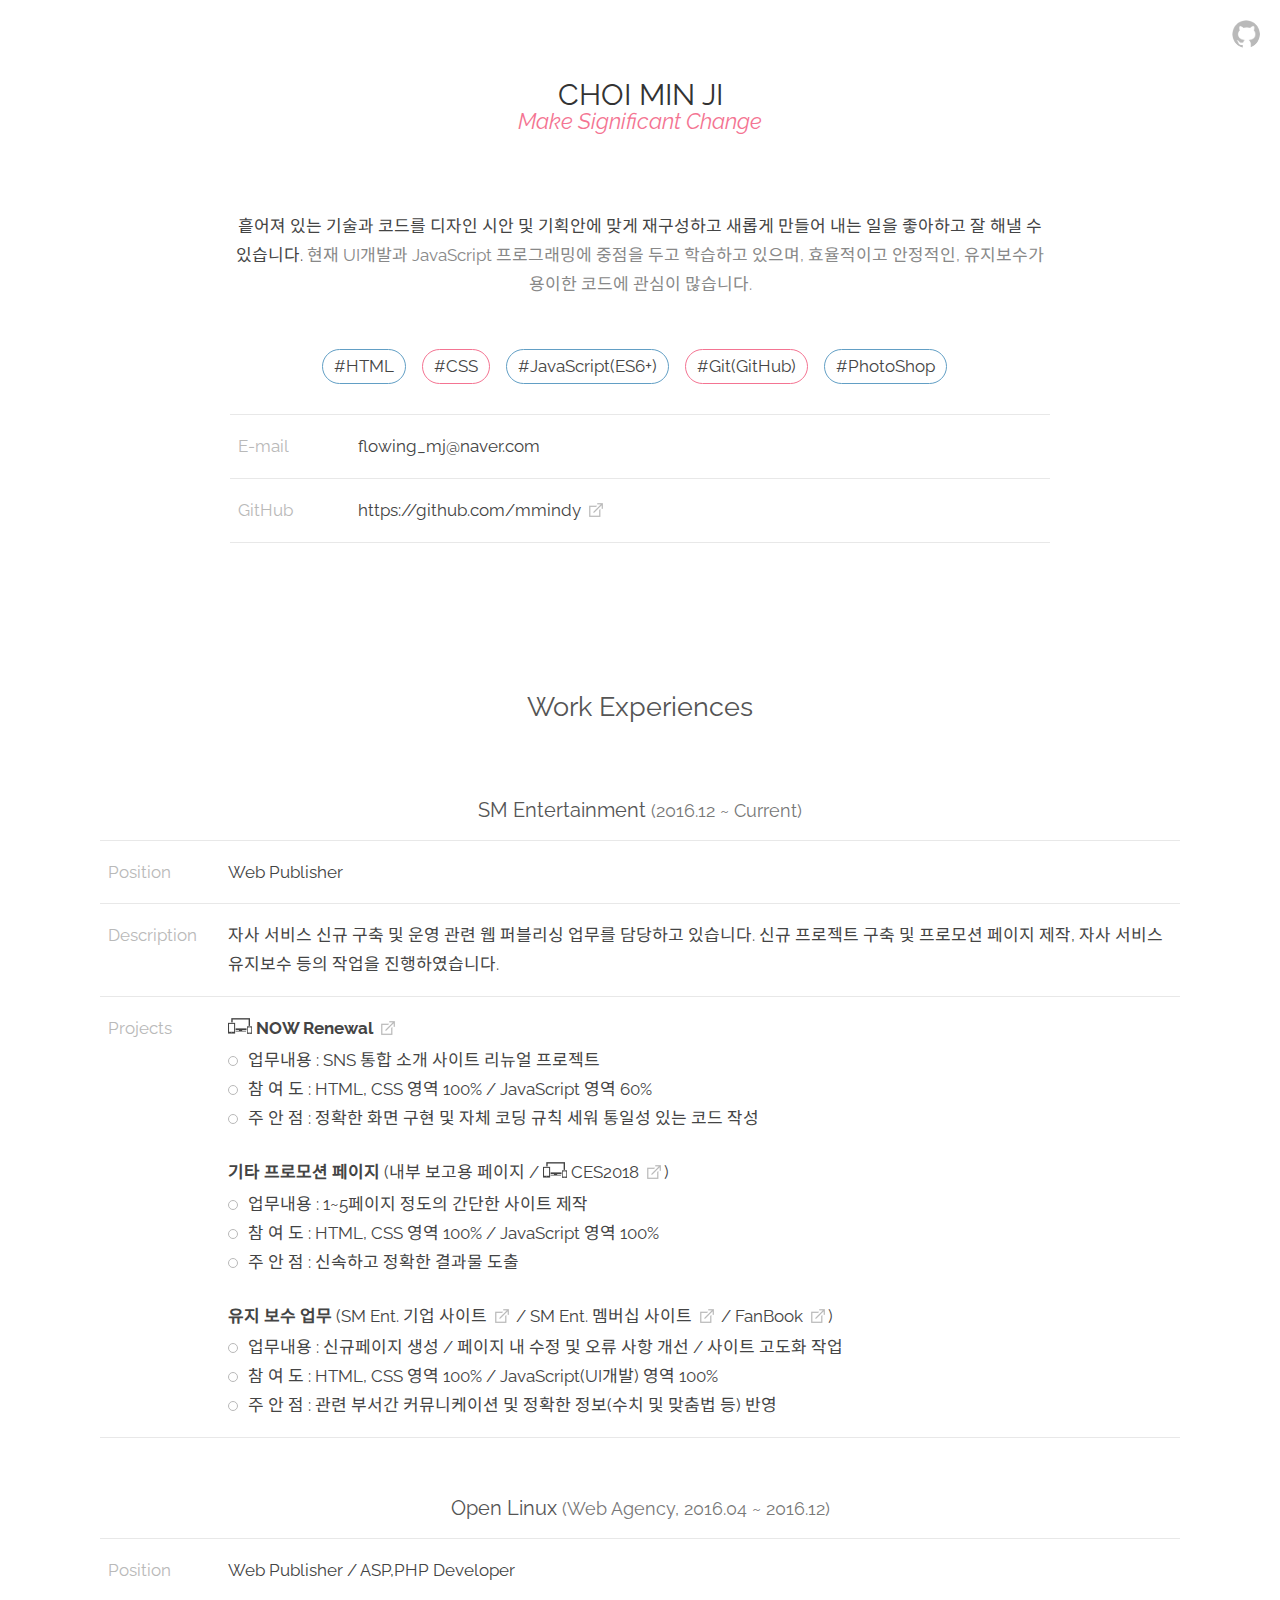
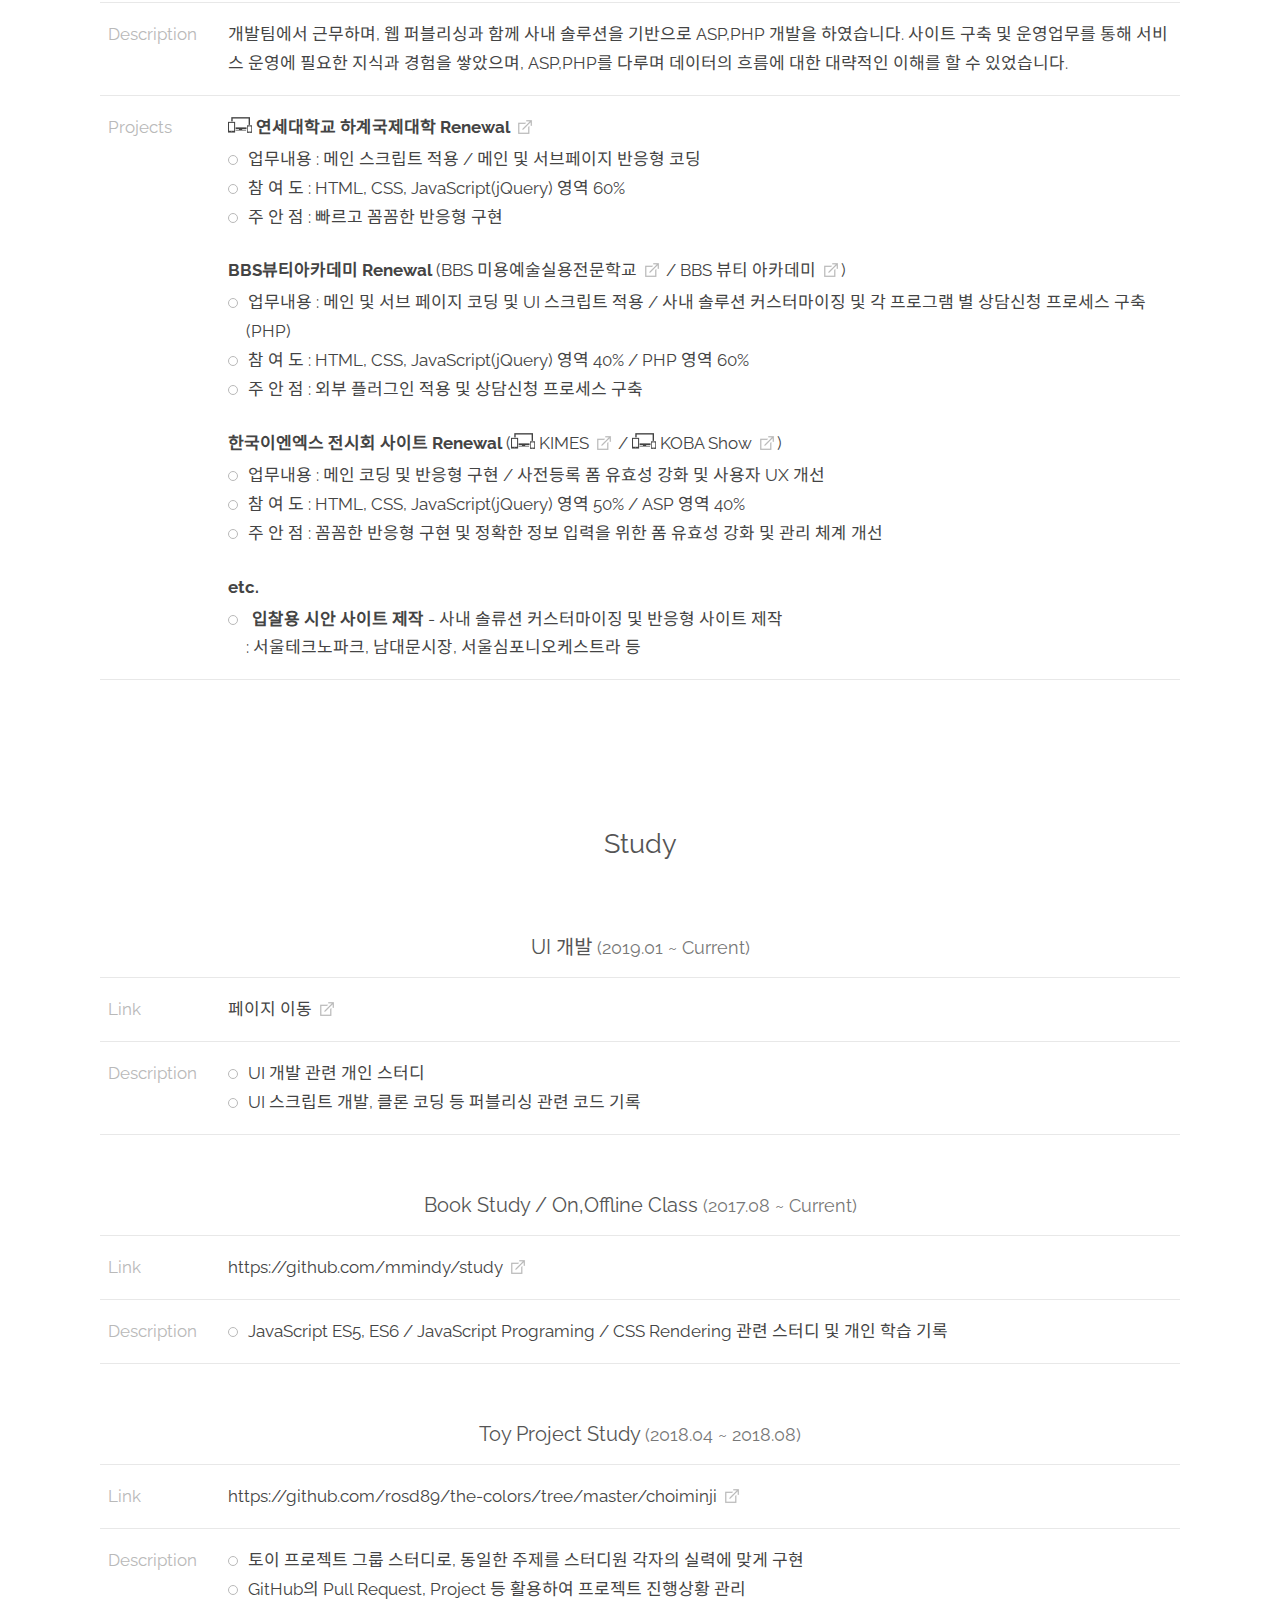
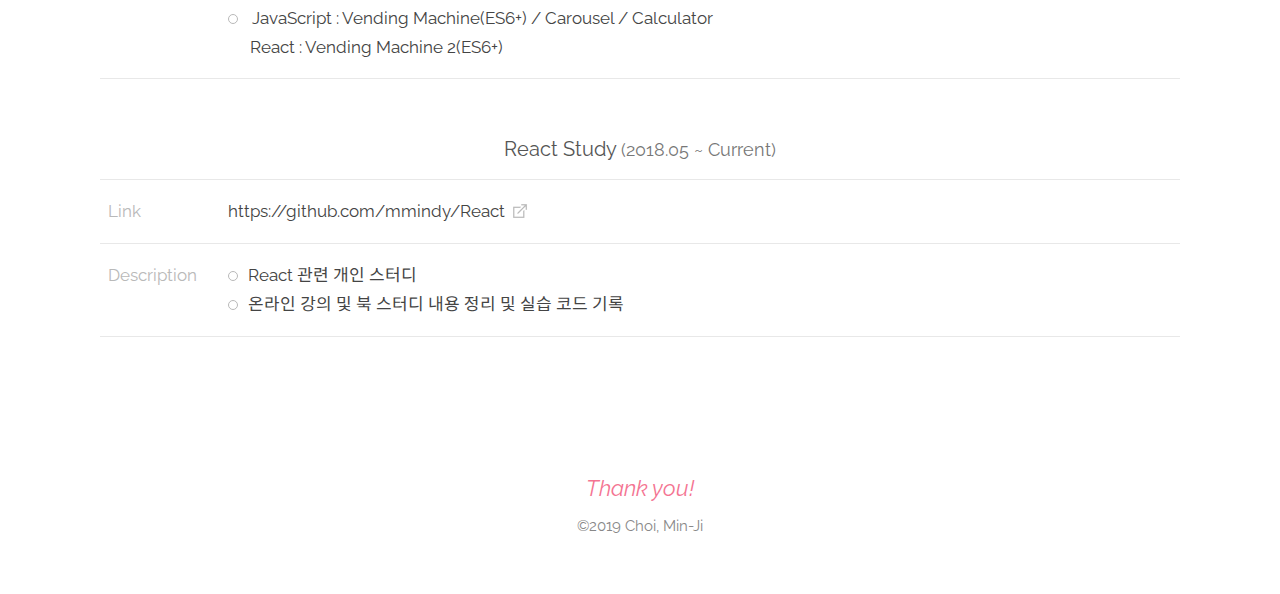
<file: index.html>
<html lang="en">
<head>
  <meta charset="UTF-8">
  <meta name="viewport" content="width=device-width, initial-scale=1.0">
  <meta http-equiv="X-UA-Compatible" content="ie=edge">
  
  <meta property="og:title" content="Choi, Min-Ji" />
	<meta property="og:description" content="Make Significant Change" />
	<meta property="og:image" content="./images/thanks.png" />
  <meta property="og:url" content="https://minjic.github.io/" />
  
  <title>CHOI MIN JI</title>
  <link rel="stylesheet" href="./css/style.css">
</head>
<body>
  <div class="wrap">
    <header>
      <h1 class="header--title title__font">CHOI MIN JI</h1>
      <h2 class="header--title__sub title__font">Make Significant Change</h2>
    </header>

    <aside class="aside--icon">
      <a class="aside--icon__github" href="https://github.com/mmindy" target="_blank">github link</a>
      <!-- <a class="aside--icon__resume" href="./choiminji_resume.pdf">download resume</a> -->
    </aside>

    <section class="info--personal">
      <p class="info--description">
        <strong>흩어져 있는 기술과 코드를 디자인 시안 및 기획안에 맞게 재구성하고 새롭게 만들어 내는 일을 좋아하고 잘 해낼 수 있습니다.</strong>
        현재 UI개발과 JavaScript 프로그래밍에 중점을 두고 학습하고 있으며, 효율적이고 안정적인, 유지보수가 용이한 코드에 관심이 많습니다.
      </p>

      <ul class="info--tech">
        <li class="info--tech--elem">#HTML</li>
        <li class="info--tech--elem">#CSS</li>
        <li class="info--tech--elem">#JavaScript(ES6+)</li>
        <li class="info--tech--elem">#Git(GitHub)</li>
        <li class="info--tech--elem">#PhotoShop</li>
      </ul>

      <div class="table__common">
        <h4 class="blind">이메일 & 깃허브 주소</h4>
        <dl class="table--row">
          <dt class="table--header">E-mail</dt>
          <dd class="table--content"><a href="mailto:flowing_mj@naver.com">flowing_mj@naver.com</a></dd>
        </dl>
        <dl class="table--row">
          <dt class="table--header">GitHub</dt>
          <dd class="table--content"><a href="https://github.com/mmindy" target="_blank" class="section--link">https://github.com/mmindy</a></dd>
        </dl>
      </div>
    </section>

    <section class="info--work">
      <h3 class="section--title title__font">Work Experiences</h3>

      <article class="section--division">
        <h4 class="blind">SM Entertainment 경력 기술</h4>

        <h4 class="section--title--sub title__font">
          SM Entertainment <span class="section--title--additional">(2016.12 ~ Current)</span>
        </h4>

        <div class="table__common table__work">
          <dl class="table--row">
            <dt class="table--header">Position</dt>
            <dd class="table--content">Web Publisher</dd>
          </dl>
          <dl class="table--row">
            <dt class="table--header">Description</dt>
            <dd class="table--content">
              자사 서비스 신규 구축 및 운영 관련 웹 퍼블리싱 업무를 담당하고 있습니다. 신규 프로젝트 구축 및 프로모션 페이지 제작, 자사 서비스 유지보수 등의 작업을 진행하였습니다.
            </dd>
          </dl>
          <dl class="table--row">
            <dt class="table--header">Projects</dt>
            <dd class="table--content">
              <p class="list--title"><a href="https://now.smtown.com" target="_blank" class="section--link"><img src="./images/icon_responsive.png" alt="responsive web" > <strong>NOW Renewal</strong></a></p>
              <ul>
                <li class="list--content__dot">업무내용 : SNS 통합 소개 사이트 리뉴얼 프로젝트</li>
                <li class="list--content__dot">참 여 도 : HTML, CSS 영역 100% / JavaScript 영역 60%</li>
                <li class="list--content__dot">주 안 점 : 정확한 화면 구현 및 자체 코딩 규칙 세워  통일성 있는 코드 작성</li>
              </ul>

              <p class="list--title">
                <strong>기타 프로모션 페이지</strong> (내부 보고용 페이지 / <a href="http://www.astellnaspr.com/" target="_blank" class="section--link"><img src="./images/icon_responsive.png" alt="responsive web" > CES2018</a>)
              </p>
              <ul>
                <li class="list--content__dot">업무내용 : 1~5페이지 정도의 간단한 사이트 제작</li>
                <li class="list--content__dot">참 여 도 : HTML, CSS 영역 100% / JavaScript 영역 100%</li>
                <li class="list--content__dot">주 안 점 : 신속하고 정확한 결과물 도출</li>
              </ul>

              <p class="list--title"><strong>유지 보수 업무</strong>
                (<a href="http://smentertainment.com/" target="_blank" class="section--link">SM Ent. 기업 사이트</a> /
                <a href="https://membership.smtown.com/" target="_blank" class="section--link">SM Ent. 멤버십 사이트</a> /
                <a href="https://fanbook.me/" target="_blank" class="section--link">FanBook</a>)
              </p>
              <ul>
                <li class="list--content__dot">업무내용 : 신규페이지 생성 / 페이지 내 수정 및 오류 사항 개선 / 사이트 고도화 작업</li>
                <li class="list--content__dot">참 여 도 :  HTML, CSS 영역 100% / JavaScript(UI개발) 영역 100%</li>
                <li class="list--content__dot">주 안 점 : 관련 부서간 커뮤니케이션 및 정확한 정보(수치 및 맞춤법 등) 반영</li>
              </ul>
            </dd>
          </dl>
        </div>
      </article>

      <article class="section--division">
        <h4 class="blind">Open Linux 경력 기술</h4>

        <h4 class="section--title--sub title__font">
          Open Linux <span class="section--title--additional">(Web Agency, 2016.04 ~ 2016.12)</span>
        </h4>
        <div class="table__common table__work">
          <dl class="table--row">
            <dt class="table--header">Position</dt>
            <dd class="table--content">Web Publisher / ASP,PHP Developer</dd>
          </dl>
          <dl class="table--row">
            <dt class="table--header">Description</dt>
            <dd class="table--content">
              개발팀에서 근무하며, 웹 퍼블리싱과 함께 사내 솔루션을 기반으로 ASP,PHP 개발을 하였습니다. 사이트 구축 및 운영업무를 통해 서비스 운영에 필요한 지식과 경험을 쌓았으며, ASP,PHP를 다루며 데이터의 흐름에 대한 대략적인 이해를 할 수 있었습니다.
            </dd>
          </dl>
          <dl class="table--row">
            <dt class="table--header">Projects</dt>
            <dd class="table--content">
              <p class="list--title">
                <a href="http://summer.yonsei.ac.kr/home/" target="_blank" class="section--link"><img src="./images/icon_responsive.png" alt="responsive web" > <strong>연세대학교 하계국제대학 Renewal</strong></a>
              </p>
              <ul>
                <li class="list--content__dot">업무내용 : 메인 스크립트 적용 / 메인 및 서브페이지 반응형 코딩</li>
                <li class="list--content__dot">참 여 도 : HTML, CSS, JavaScript(jQuery) 영역 60%</li>
                <li class="list--content__dot">주 안 점 : 빠르고 꼼꼼한 반응형 구현</li>
              </ul>

              <p class="list--title">
                <strong>BBS뷰티아카데미 Renewal</strong>
                (<a href="http://bbscollege.com/index.php" target="_blank" class="section--link">BBS 미용예술실용전문학교</a> /
                <a href="http://bbskorea.co.kr/index.php" target="_blank" class="section--link">BBS 뷰티 아카데미</a>)
              </p>
              <ul>
                <li class="list--content__dot">업무내용 : 메인 및 서브 페이지 코딩 및 UI 스크립트 적용 / 사내 솔루션 커스터마이징 및 각 프로그램 별 상담신청 프로세스 구축(PHP)</li>
                <li class="list--content__dot">참 여 도 : HTML, CSS, JavaScript(jQuery) 영역 40% / PHP 영역 60%</li>
                <li class="list--content__dot">주 안 점 : 외부 플러그인 적용 및 상담신청 프로세스 구축</li>
              </ul>

              <p class="list--title">
                <strong>한국이엔엑스 전시회 사이트 Renewal</strong>
                (<a href="http://kimes.kr/" target="_blank" class="section--link"><img src="./images/icon_responsive.png" alt="responsive web" > KIMES</a> /
                <a href="http://kobashow.com/" target="_blank" class="section--link"><img src="./images/icon_responsive.png" alt="responsive web" > KOBA Show</a>)
              </p>
              <ul>
                <li class="list--content__dot">업무내용 : 메인 코딩 및 반응형 구현 / 사전등록 폼 유효성 강화 및 사용자 UX 개선</li>
                <li class="list--content__dot">참 여 도 : HTML, CSS, JavaScript(jQuery) 영역 50% / ASP 영역 40%</li>
                <li class="list--content__dot">주 안 점 : 꼼꼼한 반응형 구현 및 정확한 정보 입력을 위한 폼 유효성 강화 및 관리 체계 개선</li>
              </ul>

              <p class="list--title"><strong>etc.</strong></p>
              <ul>
                <li class="list--content__dot">
                  <strong>입찰용 시안 사이트 제작</strong> - 사내 솔류션 커스터마이징 및 반응형 사이트 제작 <br/>
                  : 서울테크노파크, 남대문시장, 서울심포니오케스트라 등
                </li>
              </ul>
            </dd>
          </dl>
        </div>
      </article>
    </section>

    <section class="info--study">
      <h3 class="section--title title__font">Study</h3>

      <article class="section--division">
        <h4 class="blind">UI개발 개인 작업</h4>

        <h4 class="section--title--sub title__font">
          UI 개발 <span class="section--title--additional">(2019.01 ~ Current)</span>
        </h4>
        <div class="table__common table__work">
          <dl class="table--row">
            <dt class="table--header">Link</dt>
            <dd class="table--content"><a href="./ui/index.html" class="section--link">페이지 이동</a></dd>
          </dl>
          <dl class="table--row">
            <dt class="table--header">Description</dt>
            <dd class="table--content">
              <ul>
                <li class="list--content__dot">UI 개발 관련 개인 스터디</li>
                <li class="list--content__dot">UI 스크립트 개발, 클론 코딩 등 퍼블리싱 관련 코드 기록</li>
              </ul>
            </dd>
          </dl>
        </div>
      </article>

      <article class="section--division">
        <h4 class="blind">Group Study 내용</h4>

        <h4 class="section--title--sub title__font">
          Book Study / On,Offline Class <span class="section--title--additional">(2017.08 ~ Current)</span>
        </h4>
        <div class="table__common table__work">
          <dl class="table--row">
            <dt class="table--header">Link</dt>
            <dd class="table--content"><a href="https://github.com/mmindy/study" target="_blank" class="section--link">https://github.com/mmindy/study</a></dd>
          </dl>
          <dl class="table--row">
            <dt class="table--header">Description</dt>
            <dd class="table--content">
              <ul>
                <li class="list--content__dot">JavaScript ES5, ES6 / JavaScript Programing / CSS Rendering 관련 스터디 및 개인 학습 기록</li>
              </ul>
            </dd>
          </dl>
        </div>
      </article>

      <article class="section--division">
        <h4 class="blind">Toy Project Study 내용</h4>

        <h4 class="section--title--sub title__font">
          Toy Project Study <span class="section--title--additional">(2018.04 ~ 2018.08)</span>
        </h4>
        <div class="table__common table__work">
          <dl class="table--row">
            <dt class="table--header">Link</dt>
            <dd class="table--content"><a href="https://github.com/rosd89/the-colors/tree/master/choiminji" target="_blank" class="section--link">https://github.com/rosd89/the-colors/tree/master/choiminji</a></dd>
          </dl>
          <dl class="table--row">
            <dt class="table--header">Description</dt>
            <dd class="table--content">
              <ul>
                <li class="list--content__dot">토이 프로젝트 그룹 스터디로, 동일한 주제를 스터디원 각자의 실력에 맞게 구현</li>
                <li class="list--content__dot">GitHub의 Pull Request, Project 등 활용하여 프로젝트 진행상황 관리</li>
                <li class="list--content__dot">
                  JavaScript : Vending Machine(ES6+) / Carousel / Calculator
                </li>
                <li class="list--content__dot list--content__nonedot">
                  React : Vending Machine 2(ES6+)
                </li>
              </ul>
            </dd>
          </dl>
        </div>
      </article>

      <article class="section--division">
        <h4 class="blind">React Study 내용</h4>

        <h4 class="section--title--sub title__font">
          React Study <span class="section--title--additional">(2018.05 ~ Current)</span>
        </h4>
        <div class="table__common table__work">
          <dl class="table--row">
            <dt class="table--header">Link</dt>
            <dd class="table--content"><a href="https://github.com/mmindy/React" target="_blank" class="section--link">https://github.com/mmindy/React</a></dd>
          </dl>
          <dl class="table--row">
            <dt class="table--header">Description</dt>
            <dd class="table--content">
              <ul>
                <li class="list--content__dot">React 관련 개인 스터디</li>
                <li class="list--content__dot">온라인 강의 및 북 스터디 내용 정리 및 실습 코드 기록</li>
              </ul>
            </dd>
          </dl>
        </div>
      </article>
    </section>


    <footer>
      <p class="footer--greeting">Thank you!</p>
      <address>&copy;2019 Choi, Min-Ji</address>
    </footer>
  </div>
</body>
</html>
</file>
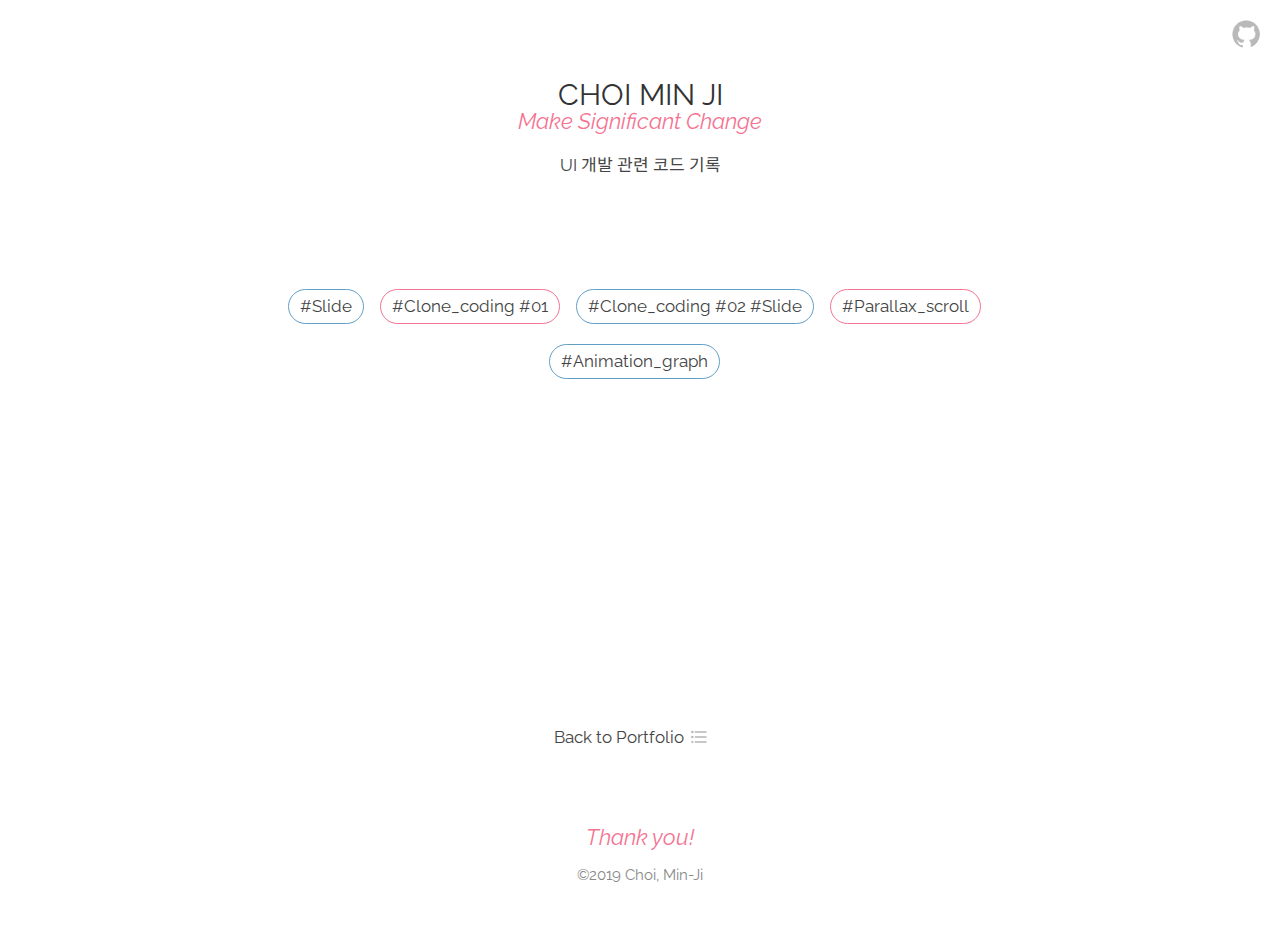
<file: ui/index.html>
<html lang="en">
<head>
  <meta charset="UTF-8">
  <meta name="viewport" content="width=device-width, initial-scale=1.0">
  <meta http-equiv="X-UA-Compatible" content="ie=edge">
  
  <meta property="og:title" content="Choi, Min-Ji" />
	<meta property="og:description" content="Make Significant Change" />
	<meta property="og:image" content="../images/thanks.png" />
  <meta property="og:url" content="https://minjic.github.io/" />
  
  <title>CHOI MIN JI</title>
  <link rel="stylesheet" href="../css/style.css">
  <link rel="stylesheet" href="./css/ui.css">
</head>
<body>
  <div class="wrap">
    <header>
      <h1 class="header--title title__font">
        <a href="/">CHOI MIN JI</a>
      </h1>
      <h2 class="header--title__sub title__font">Make Significant Change</h2>
      <p class="ui--description">
        UI 개발 관련 코드 기록
      </p>      
    </header>

    <aside class="aside--icon">
      <a class="aside--icon__github" href="https://github.com/mmindy" target="_blank">github link</a>
      <!-- <a class="aside--icon__resume" href="./choiminji_resume.pdf">download resume</a> -->
    </aside>

    <section class="ui--dev">      
      <ul class="ui--list">
        <li class="ui--list--elem"><a href="./slide/index.html">#Slide</a></li>
        <li class="ui--list--elem"><a href="./clone_coding_01/index.html" title="한화기념관">#Clone_coding #01</a></li>
        <li class="ui--list--elem"><a href="./slide_swipejs/index.html" title="SK True Innovation">#Clone_coding #02 #Slide</a></li>
        <li class="ui--list--elem"><a href="./parallax_scroll/index.html">#Parallax_scroll</a></li>
        <li class="ui--list--elem"><a href="./graph_animation/index.html">#Animation_graph</a></li>
      </ul>
    </section>

    <div class="ui--link align_center">
      <a href="../index.html" class="section--list">Back to Portfolio</a>
    </div>

    <footer>
      <p class="footer--greeting">Thank you!</p>
      <address>&copy;2019 Choi, Min-Ji</address>
    </footer>
  </div>
</body>
</html>
</file>
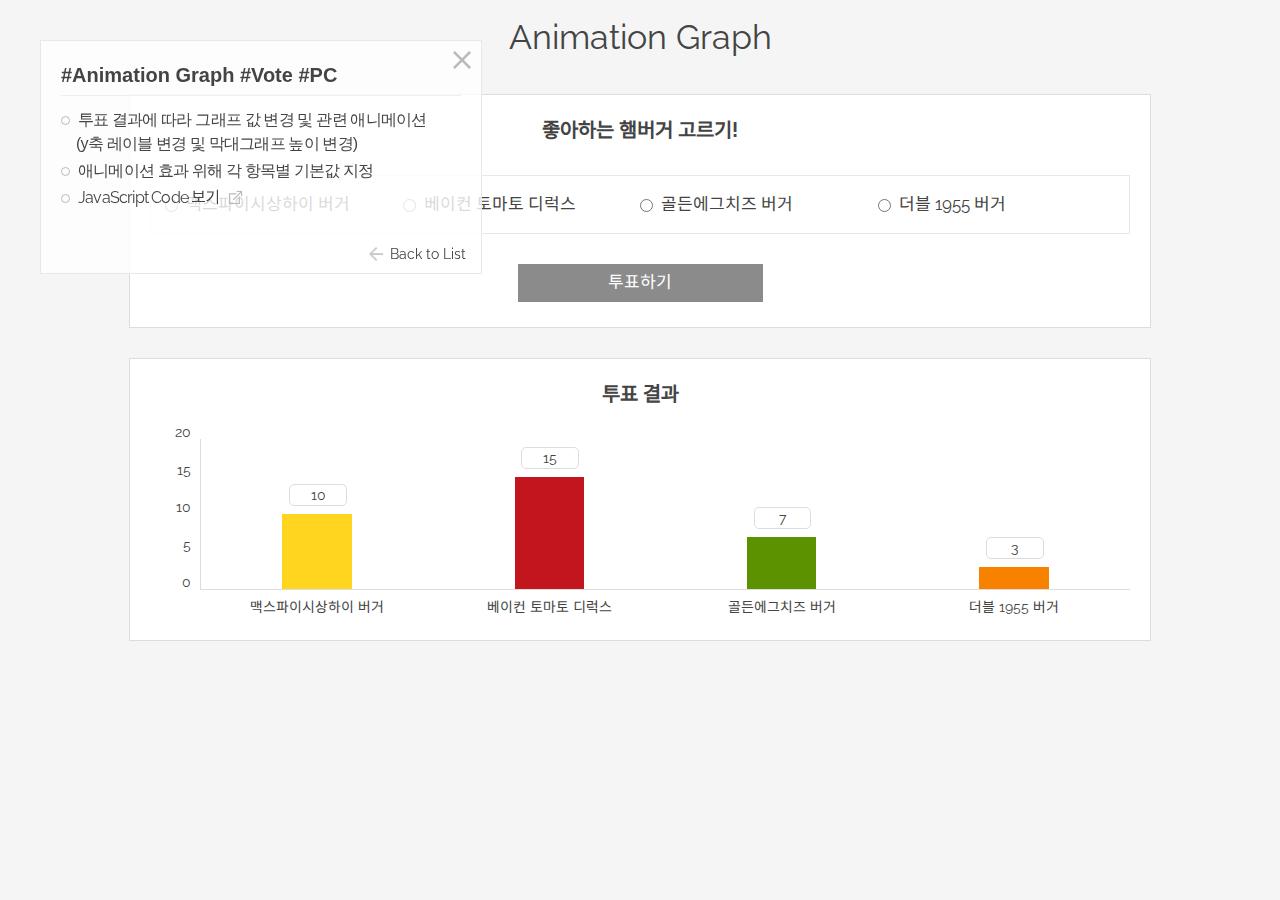
<file: ui/graph_animation/index.html>
<!DOCTYPE html>
<html lang="en">
<head>
  <meta charset="UTF-8">
  <meta name="viewport" content="width=device-width, initial-scale=1.0">
  <meta http-equiv="X-UA-Compatible" content="ie=edge">
  <title>Animation Graph</title>
  <link rel="stylesheet" href="https://minjic.github.io/css/style.css">
  <link rel="stylesheet" href="./css/style.css">
</head>
<body>

  <!-- 
http://provide.smashingmagazine.com/graph_tut_files/ex_03.html

   -->
  <h1 class="title">Animation Graph</h1>

  <article class="form">
    <form class="form__menu" action="">
      <p class="article__title">좋아하는 햄버거 고르기!</p>
      <div class="form__radioWrap">
        <label for="burger1" class="form__radioLabel"><input id="burger1" type="radio" name="menu" value="shanghai">맥스파이시상하이 버거</label>
        <label for="burger2" class="form__radioLabel"><input id="burger2" type="radio" name="menu" value="bacon">베이컨 토마토 디럭스</label>
        <label for="burger3" class="form__radioLabel"><input id="burger3" type="radio" name="menu" value="golden">골든에그치즈 버거</label>
        <label for="burger4" class="form__radioLabel"><input id="burger4" type="radio" name="menu" value="double">더블 1955 버거</label>
      </div>
      <button type="submit" class="form__submit">투표하기</button>
    </form>
  </article>

  <article class="graph">
    <p class="article__title">투표 결과</p>
    <div class="result__graph">
      <div class="graph__xAxis">
        <span class="value0">0</span>
        <span class="value25">0</span>
        <span class="value50">0</span>
        <span class="value75">0</span>
        <span class="value100">0</span>
      </div>
      <div class="graph__yAxis">
        <span class="value0">맥스파이시상하이 버거</span>
        <span class="value25">베이컨 토마토 디럭스</span>
        <span class="value50">골든에그치즈 버거</span>
        <span class="value75">더블 1955 버거</span>
      </div>
      <div class="graph__value">
        <div class="graph__value--element graph__value0">
          <span class="graph__bar"><span class="graph__number">0</span></span>
        </div>
        <div class="graph__value--element graph__value1">
          <span class="graph__bar"><span class="graph__number">0</span></span>
        </div>
        <div class="graph__value--element graph__value2">
          <span class="graph__bar"><span class="graph__number">0</span></span>
        </div>
        <div class="graph__value--element graph__value3">
          <span class="graph__bar"><span class="graph__number">0</span></span>
        </div>
      </div>
    </div>
  </article>

<script src="./js/graph.js"></script>

  <aside class="portfolio--popup">
    <h1 class="portfolio--title">#Animation Graph #Vote #PC</h1>
    <ul class="portfolio--explanation">  
      <li>투표 결과에 따라 그래프 값 변경 및 관련 애니메이션<br/>(y축 레이블 변경 및 막대그래프 높이 변경)</li>
      <li>애니메이션 효과 위해 각 항목별 기본값 지정</li>
      <li><a href="https://github.com/minjic/minjic.github.io/blob/master/ui/graph_animation/js/graph.js" class="section--link" target="_blank">JavaScript Code 보기</a></li>
    </ul>
    <div class="portfolio--back"><a href="../index.html">Back to List</a></div>
    <div class="portfolio--close">close</div>
  </aside>

  <script src="https://minjic.github.io/js/common.js"></script>
	<script>
		if (mobileCheck) mobileCheck();
	</script>
</body>
</html>
</file>
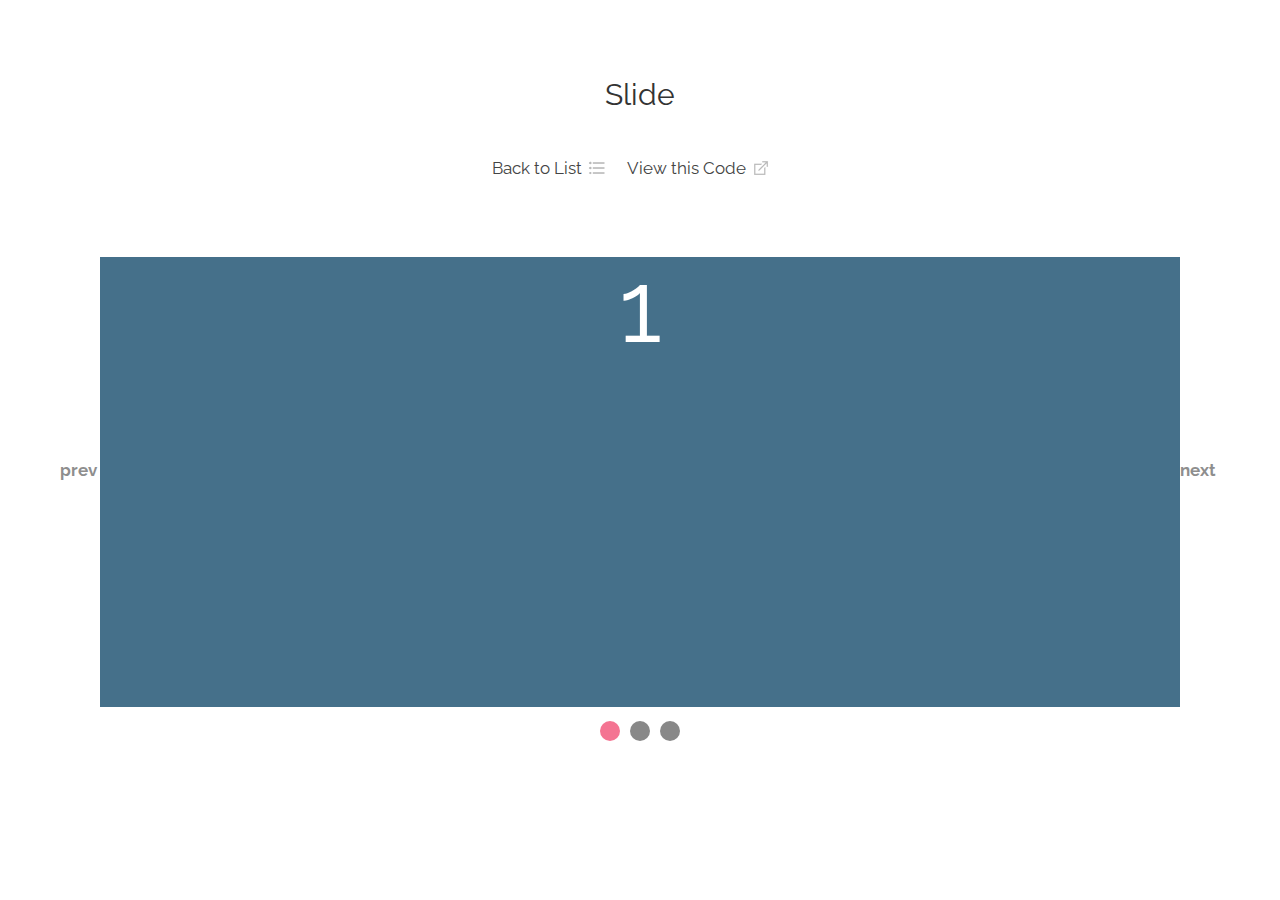
<file: ui/slide/index.html>
<!DOCTYPE html>
<html lang="en">
<head>
  <meta charset="UTF-8">
  <meta name="viewport" content="width=device-width, initial-scale=1.0">
  <meta http-equiv="X-UA-Compatible" content="ie=edge">
  <title>UI - slide</title>
  <link rel="stylesheet" href="../../css/style.css">
  <link rel="stylesheet" href="../css/ui.css">
  <link rel="stylesheet" href="./css/slide.css">
  <script src="./js/jquery-1.12.4.min.js"></script>
</head>
<body>
  <div class="wrap ui">
    <header>
      <h1 class="header--title title__font">Slide</h1>
      <div class="ui--link">
        <a href="../index.html" class="section--list">Back to List</a>
        <a href="https://github.com/minjic/minjic.github.io/blob/master/ui/slide/js/use_jquery.js" class="section--link" target="_blank">View this Code</a>
      </div>
      <!-- <nav class="ui--version">
        <div class="ui--version--elem active"><span>version01</span></div>
        <div class="ui--version--elem"><span>version01</span></div>
        <div class="ui--version--elem"><span>version01</span></div>
      </nav> -->
    </header>

    <section class="slide--box">
      <div class="slide--wrap">
        <ul>
          <li class="slide--elem">1</li>
          <li class="slide--elem">2</li>
          <li class="slide--elem">3</li>
        </ul>
      </div>
      <div class="slide--arr next">next</div>
      <div class="slide--arr prev">prev</div>
      <ul class="slide--indicator">
        <li class="active">1</li>
        <li>2</li>
        <li>3</li>
      </ul>
    </section>
  </div>

  <script src="./js/use_jquery.js"></script>
</body>
</html>
</file>
<file: ui/css/ui.css>
.ui section { 
  margin-top:0; 
}

.header--nav { 
  margin-top:40px;
  text-align:center;
}
.header--nav--elem { 
  display:inline-block;
  width:20px;
  height:20px;
  margin:0 5px;
}
.header--nav--elem a {
  display:block;
  position:relative;
  height:100%;
  border-radius:50%;
  background-color:#629fc5;
}

.header--nav--elem:nth-child(even) a {
  background-color:#f47492;
}

.header--nav--txt {
  color:transparent
}


/* UI Development */
.ui--link { 
  margin-top:50px;
}

.ui--link a { 
  margin-right:17px;
}

.ui--version {
  display:table;
  table-layout:fixed;
  width:100%;
  margin-top:40px;
}

.ui--version--elem {
  display:table-cell;
}

.ui--version--elem.active  span{
  border:1px solid #f47492;
}

.ui--version--elem span {
  display:block;
  padding:13px 0;
  margin:0 5px;
  border-radius:40px;
  border:1px solid #b9b9b9;
  cursor:pointer;
}

.ui--version--elem span:hover {
  background-color:#f9f9f9;
}


.ui--dev { 
  margin:0 130px;
  min-height:400px;
}

.ui--description {
  margin:25px;
  text-align:center;
}

.ui--list {
  text-align:center;
}

.ui--list--elem {
  display:inline-block;
  margin:10px 12px 10px 0;
}

.ui--list--elem a { 
  display:block; 
  padding:8px 11px;
  border:1px solid #629fc5;
  border-radius:20px;
}

.ui--list--elem:hover a { 
  background-color:#f5f5f5 
}

.ui--list--elem:nth-child(2n) a {
  border:1px solid #f47492;
}

.ui--list--elem:first-child {
  margin-left:0;
}
</file>
<file: ui/slide/css/slide.css>
.slide--box { position:relative; width:100%; height:450px; background-color:plum; }

  .slide--wrap { position:relative; width:100%; height:100%; overflow:hidden; }

  .slide--elem { position:absolute; top:0; left:100%; width:100%; height:100%; font-size:100px; color:#fff; text-align:center;}
  .slide--elem.current { left:0; z-index:10; transition:all 1s ease; }
  .slide--elem.prev { left:-100%; }
  .slide--elem.next { left:100%; }
  .slide--elem.move { transition:all 1s ease; }

  .slide--elem:nth-child(1) { background-color:#45708a; }
  .slide--elem:nth-child(2) { background-color:#588fb2; }
  .slide--elem:nth-child(3) { background-color:#c3c3c3; }

  .slide--arr { position:absolute; top:50%; width:40px; height:40px; margin-top:-20px; font-weight:700; opacity:0.6; cursor:pointer; }
  .slide--arr:hover { opacity:1; }
  .slide--arr.next { right:-40px; }
  .slide--arr.prev { left:-40px; }

  .slide--indicator { position:absolute; left:0; bottom:-20px; width:100%; height:20px; text-align:center; }
  .slide--indicator li { display:inline-block; width:20px; height:100%; margin:0 3px; background-color:#888; border-radius:10px; font-size:0; text-indent:-100px; cursor:pointer; }
  .slide--indicator li.active { background-color:#f47492; }
  .slide--indicator li:hover { background-color:#c06379; }
</file>
<file: css/style.css>
@import "./reset.css";

/* COMMON */
.title__font,
.title__font a {
  font-family: 'Raleway', 'Noto Sans KR';
  font-weight:400;
  text-align:center;
}

.align_center {
  text-align:center; 
}

.wrap {
  width:1080px;
  margin:auto;
}

section {
  margin-top:150px;
}

.table__common {
  margin:20px 0;
  border-top:1px solid #e8e8e8;
}
.table--row {
  width:100%;
  position:relative;
  font-family: 'Raleway', 'Noto Sans KR';
  font-weight:400;
  border-bottom:1px solid #e8e8e8;
  line-height:1.7em;
}

.table--header {
  position:absolute;
  top:0;
  left:0;
  padding:17px 8px;
  color:#b9b9b9;
}

.table--content {
  margin-left:120px;
  padding:17px 8px;
}

/* CONTENT */
header {
  padding:80px 0;
  text-align:center;
}

.header--title,
.header--title a {
  font-size:30px;
  color:#333;
}

.header--title__sub {
  font-size:22px;
  color:#f47492;
  font-style:italic;
}

.aside--icon {
  position:fixed;
  top:20px;
  right:20px;
  z-index:10;
  width:28px;
}

.aside--icon__github {
  display:block;
  height:28px;
  background:url('../images/icon_github.png') no-repeat center center #fff;
  background-size:contain;
  font-size:0;
  text-indent:-999px;
  border-radius:20px;
}

.aside--icon__github:hover {
  background:url('../images/icon_github_on.png') no-repeat center center #fff;
  background-size:contain;
}

.aside--icon__resume {
  display:block;
  height:23px;
  margin-top:23px;
  background:url('../images/icon_download.png') no-repeat center center #fff;
  background-size:contain;
  font-size:0;
  text-indent:-999px;
}

.aside--icon__resume:hover {
  background:url('../images/icon_download_on.png') no-repeat center center #fff;
  background-size:contain;
}

.info--personal {
  margin:0 130px;
}

.info--description {
  margin-bottom:40px;
  line-height:1.7em;
  text-align:center;
  color:#888;
}

.info--description strong {
  font-weight:normal;
  color:#444;
}

.info--tech {
  text-align:center;
}

.info--tech--elem {
  display:inline-block;
  margin:10px 12px 10px 0;
  padding:8px 11px;
  border:1px solid #629fc5;
  border-radius:20px;
}

.info--tech--elem:nth-child(2n) {
  border:1px solid #f47492;
}

.info--tech--elem:first-child {
  margin-left:0;
}

.section--division {
  margin-bottom:60px;
}

.section--title {
  margin-bottom:80px;
  font-size:27px;
  color:#555;
}

.section--title--sub {
  font-size:20px;
  color:#555;
}

.section--title--additional {
  font-size:18px;
  color:#777;
}

.section--link {
  padding-right:25px;
  background:url('../images/icon_link.png') no-repeat center right;
  background-size:contain;
}

.section--link:hover {
  background:url('../images/icon_link_on.png') no-repeat center right;
  background-size:contain;
  text-decoration:underline;
}

.section--list {
  padding-right:25px;
  background:url('../images/icon_list.png') no-repeat center right;
  background-size:contain;
}

.section--list:hover {
  background:url('../images/icon_list_on.png') no-repeat center right;
  background-size:contain;
  text-decoration:underline;
}

.list--title {
  margin:25px 0 3px;
}

.list--title:first-child {
  margin-top:0;
}

.list--content__dot {
  position:relative;
  padding-left:18px;
  text-indent:-18px;
}

.list--content__dot:before {
  content:"";
  display:inline-block;
  width:8px;
  height:8px;
  margin-right:10px;
  border:1px solid #b9b9b9;
  border-radius:10px;
}

.list--content__nonedot:before {
  border:0;
  border-radius:0;
}

/* Footer */
footer {
  padding:80px 0 60px;
  text-align:center;
}

.footer--greeting {
  margin-bottom:20px;
  font-size:22px;
  color:#f47492;
  font-style:italic;
}

address {
  font-size:15px;
  color:#888;
}

@media all and (max-width:1200px) {
  .wrap {
    width:980px;
  }
}

@media all and (max-width:1080px) {
  .wrap {
    width:800px;
  }

  .info--personal {
    margin:0 100px;
  }
}

@media all and (max-width:980px) {
  .wrap {
    width:90%;
  }

  .info--personal {
    margin:0 10%;
  }
}


@media all and (max-width:800px) {
  body {
    font-size:15px;
  }
  .wrap {
    width:auto;
    margin:0 10px;
  }

  .info--personal {
    margin:0 10%;
  }
}


@media all and (max-width:640px) {
  section {
    margin-top:110px;
  }

  .section--title {
    margin-bottom:60px;
  }

  .table--content {
    margin-left:100px;
  }

  .info--tech--elem {
    margin:8px 8px 8px 0;
    padding:8px 8px;
  }

  .section--link {
    word-break:break-all;
  }
}


.portfolio--popup {
  position:fixed;
  top:40px;
  left:40px;
  z-index:999999;
  width:400px;
  padding:20px 20px 60px;
  background-color:rgba(255,255,255,0.8);
  font-family:'맑은고딕','Malgun Gothic','돋움',Dotum,Helvetica,'Apple SD Gothic Neo',Sans-serif;
  border:1px solid #e8e8e8;
}

.portfolio--title {
  padding:4px 0 10px;
  margin-bottom:12px;
  border-bottom:1px solid #eee; 
  font-size:20px; 
  font-weight:700;
}

.portfolio--explanation {
  font-size:16px; 
  letter-spacing:-0.8px;
  line-height:1.5em;
}

.portfolio--explanation li { 
  padding-left:15px;
  margin-bottom:3px;
}

.portfolio--explanation li:before {
  content:"";
  display:inline-block;
  width:7px;
  height:7px;
  margin-right:8px;
  margin-left:-15px;
  border:1px solid #b9b9b9;
  border-radius:10px;
}

.portfolio--back {
  position:absolute;
  bottom:12px;
  right:15px;
  height:14px;
  line-height:14px;
  padding-left:21px;
  font-size:14px;
  font-family:"airal";
  color:#b9b9b9;
  background:url("https://minjic.github.io/images/icon_back.png") no-repeat 0 0;
  background-size:contain;
}

.portfolio--back:hover {
  background:url("https://minjic.github.io/images/icon_back_on.png") no-repeat 0 0;
  background-size:contain;
}

.portfolio--close {
  position:absolute;
  top:10px;
  right:10px;
  width:18px;
  height:18px;
  text-indent:-999px;
  font-size:0;
  cursor:pointer;
  background:url("https://minjic.github.io/images/icon_close.png") no-repeat 0 0;
  background-size:contain;
}
</file>
<file: ui/graph_animation/css/style.css>
@import "https://minjic.github.io/css/reset.css";

body { background-color:#f5f5f5; }
.title { padding:20px 0 10px; text-align:center; }
.graph, 
.form { width:980px; margin:30px auto; padding:25px 20px; border:1px solid #ddd; background-color:#fff; }

.article__title { margin-bottom:35px; font-weight:700; text-align:center; font-size:20px; }
.form__radioWrap { padding:20px 14px; border:1px solid #e8e8e8; overflow:hidden; }
.form__radioLabel { display:block; float:left; width:25%; }
.form__radioLabel input { margin-right:8px; }

.form__submit { display:block; width:25%; margin:30px auto 0; padding:8px 0; background-color:#8b8b8b; color:#fff; font-size:17px; }
.form__submit:hover { background-color:#c3151d; }

.result__graph { position:relative; height:150px; margin:0 0 25px 50px; border-left:1px solid #ddd; border-bottom:1px solid #ddd; font-size:14px; }

.graph__xAxis { position:absolute; bottom:0; left:-50px; width:40px; height:100%; }
.graph__xAxis span { position:absolute; display:block; text-align:right; }
.graph__xAxis span.value0 { bottom:0; right:0; }
.graph__xAxis span.value25 { bottom:25%; right:0; }
.graph__xAxis span.value50 { bottom:50%; right:0; }
.graph__xAxis span.value75 { bottom:75%; right:0; }
.graph__xAxis span.value100 { bottom:100%; right:0; }

.graph__yAxis { position:absolute; bottom:-25px; left:0; width:100%; overflow:hidden; }
.graph__yAxis span { display:block; float:left; width:25%; text-align:center; }

.graph__value { height:100%; }
.graph__value:after { content:""; display:block; clear:both; }
.graph__value--element { position:relative; float:left; width:25%; height:100%; }
.graph__value--element.on,
.graph__value--element:hover { background-color:#f5f5f5; }
.graph__bar { position:absolute; bottom:0; left:35%; display:block; width:30%; margin:auto; transition:height .3s ease-in; }
.graph__value0 .graph__bar { height:0; background-color:#ffd520; }
.graph__value1 .graph__bar { height:0; background-color:#c3151d; }
.graph__value2 .graph__bar { height:0; background-color:#5c9100; }
.graph__value3 .graph__bar { height:0; background-color:#f98100; }
.graph__number { display:block; position:absolute; top:-30px; left:0; width:80%; margin:0 10% 3px; padding:3px 0; text-align:center; border:1px solid #ddd; border-radius:5px;}
.graph__value--element:hover .graph__bar .graph__number { background-color:#ddd; }
</file>
